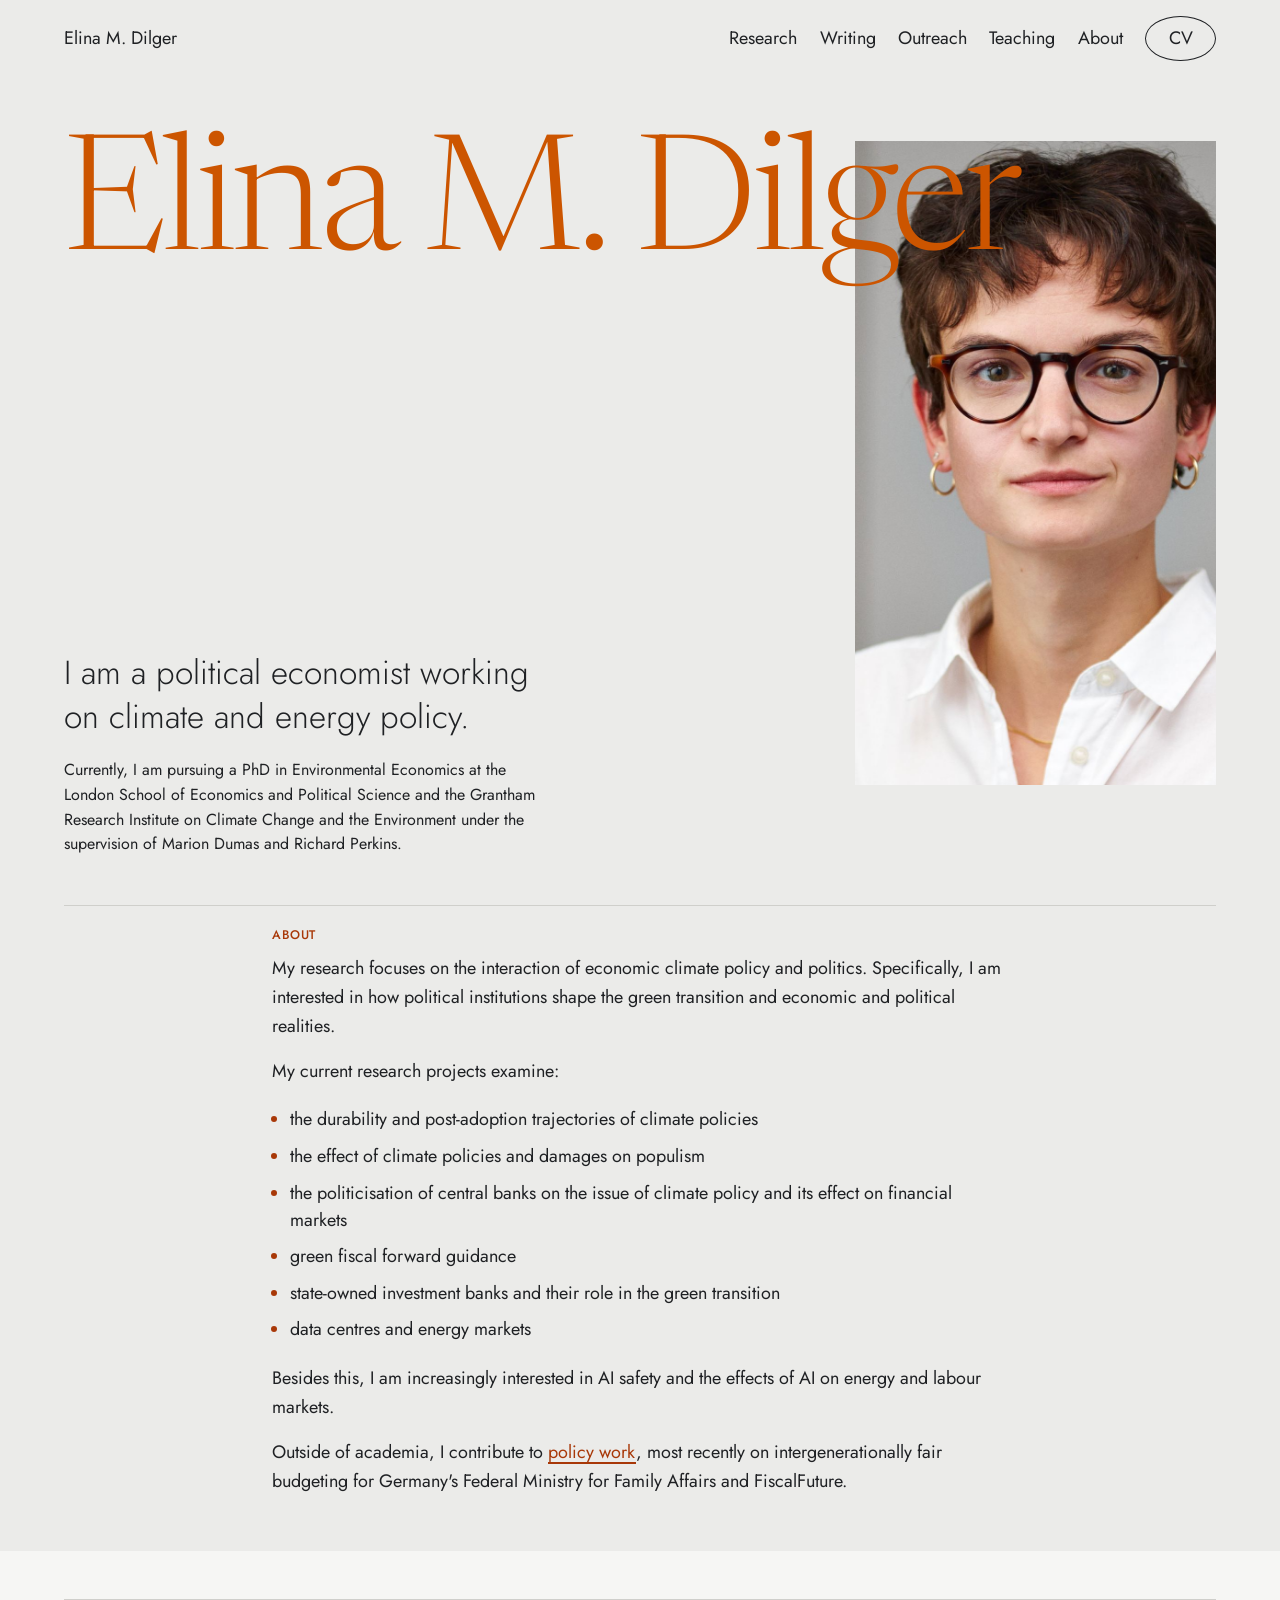
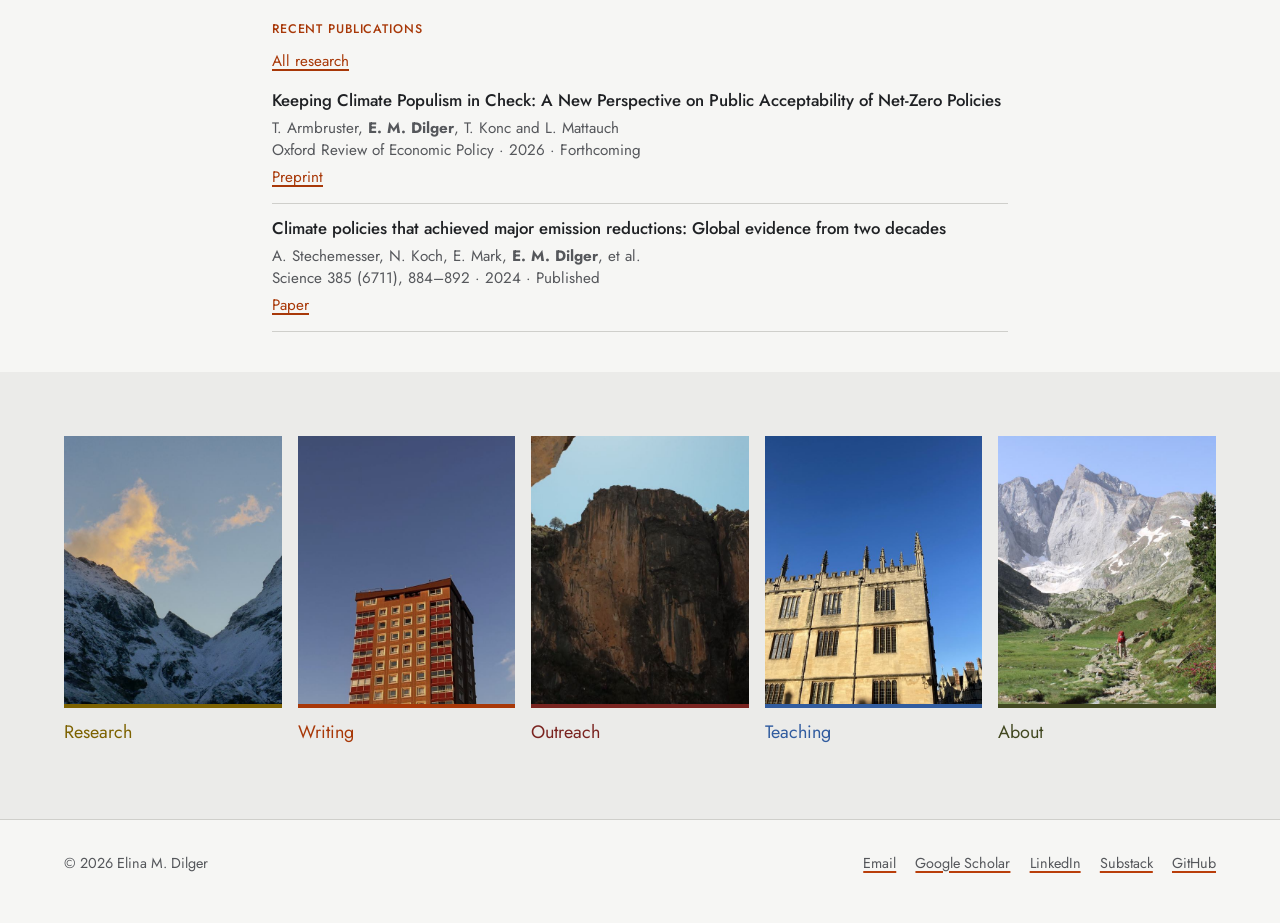
<file: index.html>
<!doctype html>
<html lang="en">
<head>
<meta charset="utf-8">
<meta name="viewport" content="width=device-width, initial-scale=1, viewport-fit=cover">
<title>Elina M. Dilger</title>
<meta name="description" content="Elina Dilger (Elina M. Dilger), political economist working on climate and energy policy at the London School of Economics and Political Science.">
<!-- EDIT: if you get your own domain, put it in place of elinadilger.github.io below -->
<meta property="og:type" content="website">
<meta property="og:title" content="Elina M. Dilger">
<meta property="og:description" content="Elina Dilger (Elina M. Dilger), political economist working on climate and energy policy at the London School of Economics and Political Science.">
<meta property="og:image" content="https://elinadilger.github.io/img/og.jpg">
<meta name="twitter:card" content="summary_large_image">
<meta name="theme-color" content="#ebebe9">
<script type="application/ld+json">{"@context": "https://schema.org", "@type": "Person", "name": "Elina M. Dilger", "url": "https://elinadilger.github.io/", "image": "https://elinadilger.github.io/img/og.jpg", "jobTitle": "PhD candidate in Environmental Economics", "email": "mailto:e.m.dilger@lse.ac.uk", "affiliation": [{"@type": "CollegeOrUniversity", "name": "London School of Economics and Political Science"}, {"@type": "ResearchOrganization", "name": "Grantham Research Institute on Climate Change and the Environment"}], "alumniOf": [{"@type": "CollegeOrUniversity", "name": "University of Oxford"}, {"@type": "CollegeOrUniversity", "name": "University of Bayreuth"}], "knowsAbout": ["Climate policy", "Political economy", "Climate finance", "Energy markets", "Green central banking"], "sameAs": ["https://scholar.google.com/citations?user=KeBT8BgAAAAJ", "https://www.linkedin.com/in/elinadilger", "https://github.com/elinadilger", "https://theeurostar.substack.com/", "https://www.lse.ac.uk/people/elina-m.-dilger"], "alternateName": "Elina Dilger"}</script>
<link rel="icon" href="favicon.svg" type="image/svg+xml">
<link rel="preconnect" href="https://fonts.googleapis.com">
<link rel="preconnect" href="https://fonts.gstatic.com" crossorigin>
<link href="https://fonts.googleapis.com/css2?family=Newsreader:opsz,wght@6..72,300..700&family=Jost:wght@300..500&display=swap" rel="stylesheet">
<link rel="stylesheet" href="style.css">
</head>
<body>
<a class="skip" href="#main-content">Skip to content</a>
<header class="top">
  <a href="index.html">Elina M. Dilger</a>
  <nav>
    <a href="research.html">Research</a>
    <a href="writing.html">Writing</a>
    <a href="outreach.html">Outreach</a>
    <a href="teaching.html">Teaching</a>
    <a href="about.html">About</a>
    <a class="pill" href="cv.pdf">CV</a>
  </nav>
</header>
<main class="home" id="main-content">
<section class="hero">
  <h1>Elina M. Dilger</h1>
  <img class="portrait" src="img/portrait.jpg" alt="Portrait of Elina Dilger">
  <!-- EDIT: your two-sentence intro is the text between <p class="lead"> and </p> -->
  <div class="intro">
    <p class="lead">I am a political economist working on climate and energy policy.</p>
    <p class="small">Currently, I am pursuing a PhD in Environmental Economics at the London School of Economics and Political Science and the Grantham Research Institute on Climate Change and the Environment under the supervision of Marion Dumas and Richard Perkins.</p>
  </div>
</section>

<section class="row">
  <h2 class="label">About</h2>
  <!-- EDIT: your longer About text; one <p>...</p> per paragraph (name your supervisors here) -->
  <div class="more">
    <p>My research focuses on the interaction of economic climate policy and politics. Specifically, I am interested in how political institutions shape the green transition and economic and political realities.</p>
    <p>My current research projects examine:</p>
    <ul class="bullets">
      <li>the durability and post-adoption trajectories of climate policies</li>
      <li>the effect of climate policies and damages on populism</li>
      <li>the politicisation of central banks on the issue of climate policy and its effect on financial markets</li>
      <li>green fiscal forward guidance</li>
      <li>state-owned investment banks and their role in the green transition</li>
      <li>data centres and energy markets</li>
    </ul>
    <p>Besides this, I am increasingly interested in AI safety and the effects of AI on energy and labour markets.</p>
    <p>Outside of academia, I contribute to <a href="outreach.html">policy work</a>, most recently on intergenerationally fair budgeting for Germany's Federal Ministry for Family Affairs and FiscalFuture.</p>
  </div>
</section>

<section class="band"><div class="row">
  <h2 class="label">Recent publications</h2>
  <p class="side"><a href="research.html">All research</a></p>
  <ul class="list pubs">
    <li><h3>Keeping Climate Populism in Check: A New Perspective on Public Acceptability of Net-Zero Policies</h3><p>T. Armbruster, <b>E. M. Dilger</b>, T. Konc and L. Mattauch</p><p>Oxford Review of Economic Policy · 2026 · Forthcoming</p><a class="paper" href="https://doi.org/10.2139/ssrn.7200581">Preprint</a></li>
    <li><h3>Climate policies that achieved major emission reductions: Global evidence from two decades</h3><p>A. Stechemesser, N. Koch, E. Mark, <b>E. M. Dilger</b>, et al.</p><p>Science 385 (6711), 884–892 · 2024 · Published</p><a class="paper" href="https://doi.org/10.1126/science.adl6547">Paper</a></li>
  </ul>
</div></section>


<nav class="tiles" aria-label="Pages">
  <a href="research.html" style="--c:var(--a-research)"><img src="img/t-research.jpg" alt=""><span>Research</span></a>
  <a href="writing.html" style="--c:var(--a-writing)"><img src="img/t-writing.jpg" alt=""><span>Writing</span></a>
  <a href="outreach.html" style="--c:var(--a-policy)"><img src="img/t-policy.jpg" alt=""><span>Outreach</span></a>
  <a href="teaching.html" style="--c:var(--a-teaching)"><img src="img/t-teaching.jpg" alt=""><span>Teaching</span></a>
  <a href="about.html" style="--c:var(--a-about)"><img src="img/t-about.jpg" alt=""><span>About</span></a>
</nav>
</main>
<footer>
  <span>© 2026 Elina M. Dilger</span>
  <span><a href="mailto:e.m.dilger@lse.ac.uk">Email</a><a href="https://scholar.google.com/citations?user=KeBT8BgAAAAJ&amp;hl=en">Google Scholar</a><a href="https://www.linkedin.com/in/elinadilger">LinkedIn</a><a href="https://theeurostar.substack.com/">Substack</a><a href="https://github.com/elinadilger">GitHub</a></span>
</footer>
</body>
</html>
</file>
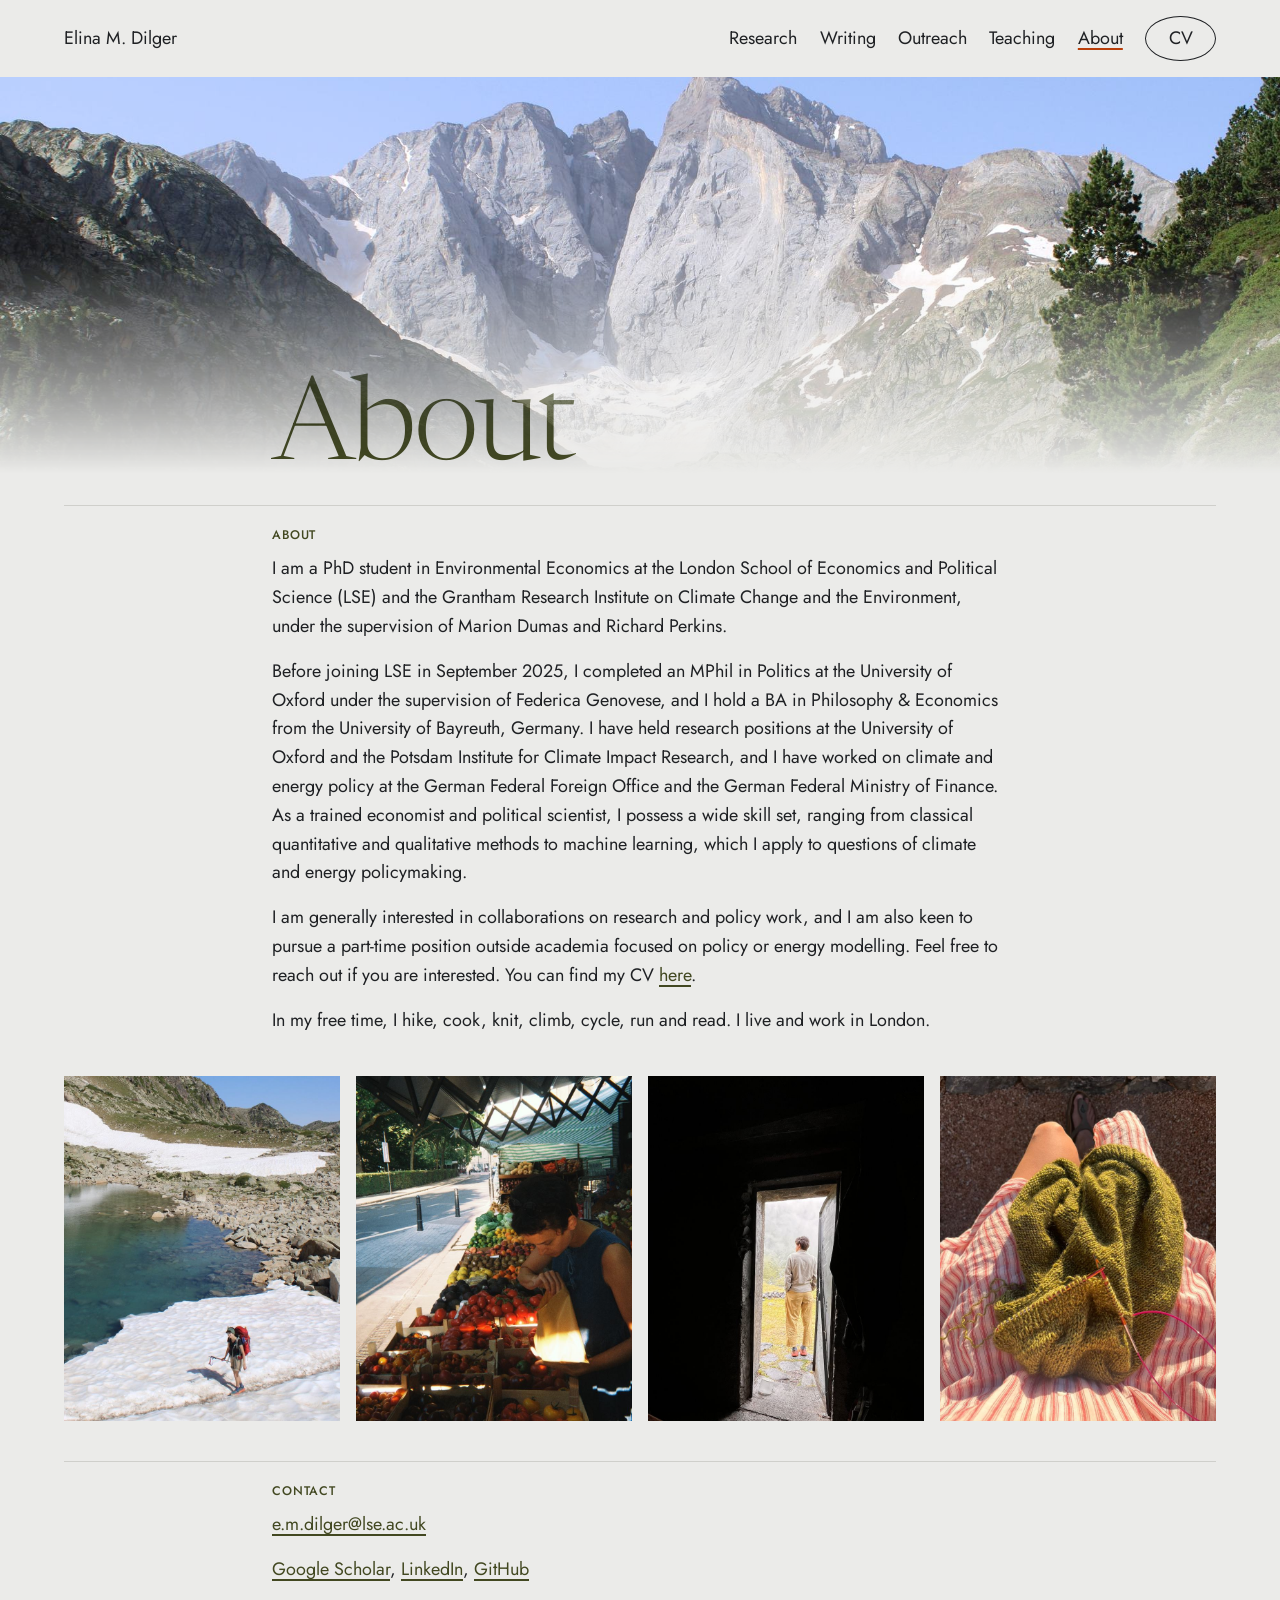
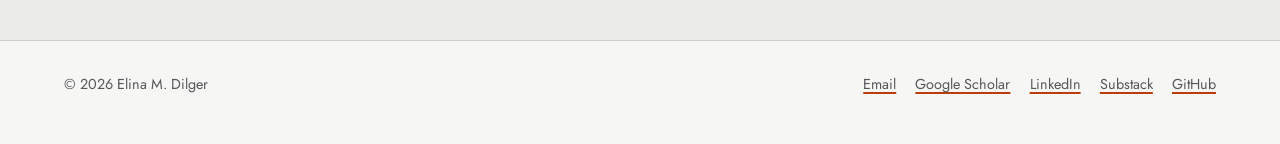
<file: about.html>
<!doctype html>
<html lang="en">
<head>
<meta charset="utf-8">
<meta name="viewport" content="width=device-width, initial-scale=1, viewport-fit=cover">
<title>About · Elina M. Dilger</title>
<meta name="description" content="About Elina Dilger: background, research and policy experience, and life outside work.">
<!-- EDIT: if you get your own domain, put it in place of elinadilger.github.io below -->
<meta property="og:type" content="website">
<meta property="og:title" content="About · Elina M. Dilger">
<meta property="og:description" content="About Elina Dilger: background, research and policy experience, and life outside work.">
<meta property="og:image" content="https://elinadilger.github.io/img/og.jpg">
<meta name="twitter:card" content="summary_large_image">
<meta name="theme-color" content="#ebebe9">
<link rel="icon" href="favicon.svg" type="image/svg+xml">
<link rel="preconnect" href="https://fonts.googleapis.com">
<link rel="preconnect" href="https://fonts.gstatic.com" crossorigin>
<link href="https://fonts.googleapis.com/css2?family=Newsreader:opsz,wght@6..72,300..700&family=Jost:wght@300..500&display=swap" rel="stylesheet">
<link rel="stylesheet" href="style.css">
</head>
<body>
<a class="skip" href="#main-content">Skip to content</a>
<header class="top">
  <a href="index.html">Elina M. Dilger</a>
  <nav>
    <a href="research.html">Research</a>
    <a href="writing.html">Writing</a>
    <a href="outreach.html">Outreach</a>
    <a href="teaching.html">Teaching</a>
    <a href="about.html" aria-current="page">About</a>
    <a class="pill" href="cv.pdf">CV</a>
  </nav>
</header>
<main class="about" id="main-content">
<header class="banner"><img src="img/b-about.jpg" alt="Hiking up a green valley towards a glaciated rock face"><h1>About</h1></header>

<section class="row">
  <h2 class="label">About</h2>
  <div class="more">
    <p>I am a PhD student in Environmental Economics at the London School of Economics and Political Science (LSE) and the Grantham Research Institute on Climate Change and the Environment, under the supervision of Marion Dumas and Richard Perkins.</p>
    <p>Before joining LSE in September 2025, I completed an MPhil in Politics at the University of Oxford under the supervision of Federica Genovese, and I hold a BA in Philosophy &amp; Economics from the University of Bayreuth, Germany. I have held research positions at the University of Oxford and the Potsdam Institute for Climate Impact Research, and I have worked on climate and energy policy at the German Federal Foreign Office and the German Federal Ministry of Finance. As a trained economist and political scientist, I possess a wide skill set, ranging from classical quantitative and qualitative methods to machine learning, which I apply to questions of climate and energy policymaking.</p>
    <p>I am generally interested in collaborations on research and policy work, and I am also keen to pursue a part-time position outside academia focused on policy or energy modelling. Feel free to reach out if you are interested. You can find my CV <a href="cv.pdf">here</a>.</p>
    <p>In my free time, I hike, cook, knit, climb, cycle, run and read. I live and work in London.</p>
  </div>
  <div class="strip wide">
    <img src="img/hiking.jpg" alt="Hiking across a snowfield beside a mountain lake">
    <img src="img/market.jpg" alt="Choosing tomatoes at a market stall">
    <img src="img/doorway.jpg" alt="Standing in a hut doorway, looking out into fog">
    <img src="img/knitting.jpg" alt="An olive-green jumper on the needles">
  </div>
</section>

<section class="row">
  <h2 class="label">Contact</h2>
  <div class="more"><p><a href="mailto:e.m.dilger@lse.ac.uk">e.m.dilger@lse.ac.uk</a></p><p><a href="https://scholar.google.com/citations?user=KeBT8BgAAAAJ&amp;hl=en">Google Scholar</a>, <a href="https://www.linkedin.com/in/elinadilger">LinkedIn</a>, <a href="https://github.com/elinadilger">GitHub</a></p></div>
</section>
</main>
<footer>
  <span>© 2026 Elina M. Dilger</span>
  <span><a href="mailto:e.m.dilger@lse.ac.uk">Email</a><a href="https://scholar.google.com/citations?user=KeBT8BgAAAAJ&amp;hl=en">Google Scholar</a><a href="https://www.linkedin.com/in/elinadilger">LinkedIn</a><a href="https://theeurostar.substack.com/">Substack</a><a href="https://github.com/elinadilger">GitHub</a></span>
</footer>
</body>
</html>
</file>
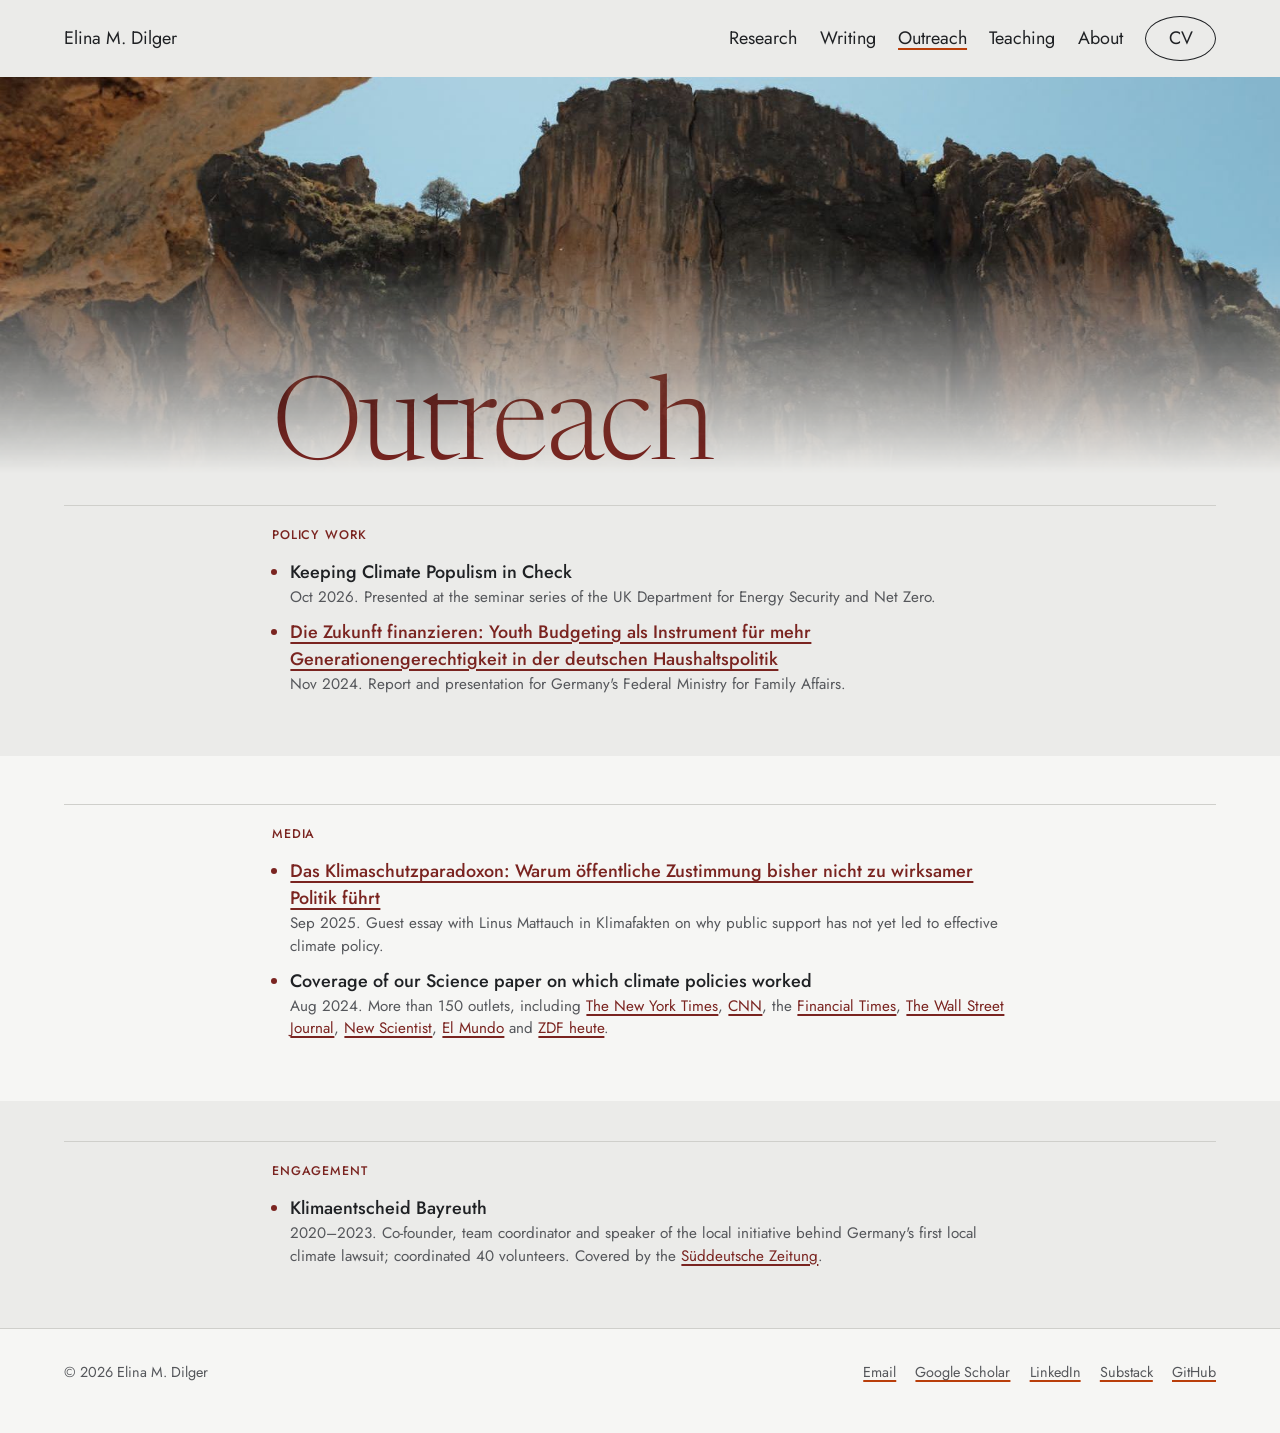
<file: outreach.html>
<!doctype html>
<html lang="en">
<head>
<meta charset="utf-8">
<meta name="viewport" content="width=device-width, initial-scale=1, viewport-fit=cover">
<title>Outreach · Elina M. Dilger</title>
<meta name="description" content="Policy work, media coverage and public engagement by Elina Dilger.">
<!-- EDIT: if you get your own domain, put it in place of elinadilger.github.io below -->
<meta property="og:type" content="website">
<meta property="og:title" content="Outreach · Elina M. Dilger">
<meta property="og:description" content="Policy work, media coverage and public engagement by Elina Dilger.">
<meta property="og:image" content="https://elinadilger.github.io/img/og.jpg">
<meta name="twitter:card" content="summary_large_image">
<meta name="theme-color" content="#ebebe9">
<link rel="icon" href="favicon.svg" type="image/svg+xml">
<link rel="preconnect" href="https://fonts.googleapis.com">
<link rel="preconnect" href="https://fonts.gstatic.com" crossorigin>
<link href="https://fonts.googleapis.com/css2?family=Newsreader:opsz,wght@6..72,300..700&family=Jost:wght@300..500&display=swap" rel="stylesheet">
<link rel="stylesheet" href="style.css">
</head>
<body>
<a class="skip" href="#main-content">Skip to content</a>
<header class="top">
  <a href="index.html">Elina M. Dilger</a>
  <nav>
    <a href="research.html">Research</a>
    <a href="writing.html">Writing</a>
    <a href="outreach.html" aria-current="page">Outreach</a>
    <a href="teaching.html">Teaching</a>
    <a href="about.html">About</a>
    <a class="pill" href="cv.pdf">CV</a>
  </nav>
</header>
<main class="outreach" id="main-content">
<header class="banner"><img src="img/b-policy.jpg" alt="An orange limestone cliff against a blue sky"><h1>Outreach</h1></header>

<section class="row">
  <h2 class="label">Policy work</h2>
  <ul class="bullets">
    <li><strong>Keeping Climate Populism in Check</strong><span class="meta">Oct 2026. Presented at the seminar series of the UK Department for Energy Security and Net Zero.</span></li>
    <li><strong><a href="https://fiscalfuture.de/de/fachtexte/studie-youth-budgeting-als-instrument-fuer-mehr-generationengerechtigkeit">Die Zukunft finanzieren: Youth Budgeting als Instrument für mehr Generationengerechtigkeit in der deutschen Haushaltspolitik</a></strong><span class="meta">Nov 2024. Report and presentation for Germany's Federal Ministry for Family Affairs.</span></li>
  </ul>
</section>

<section class="band"><div class="row">
  <h2 class="label">Media</h2>
  <ul class="bullets">
    <li><strong><a href="https://www.klimafakten.de/kommunikation/das-klimaschutzparadoxon-warum-oeffentliche-zustimmung-bisher-nicht-zu-wirksamer">Das Klimaschutzparadoxon: Warum öffentliche Zustimmung bisher nicht zu wirksamer Politik führt</a></strong><span class="meta">Sep 2025. Guest essay with Linus Mattauch in Klimafakten on why public support has not yet led to effective climate policy.</span></li>
    <li><strong>Coverage of our Science paper on which climate policies worked</strong><span class="meta">Aug 2024. More than 150 outlets, including <a href="https://www.nytimes.com/2024/08/22/climate/climate-policies.html">The New York Times</a>, <a href="https://amp.cnn.com/cnn/2024/08/22/climate/climate-policies-review-coal-cars">CNN</a>, the <a href="https://www.ft.com/content/8095afce-13eb-4b94-8ea7-1fd1a90bd99b">Financial Times</a>, <a href="https://www.wsj.com/science/environment/climate-change-policies-emissions-ai-research-a02b3f59">The Wall Street Journal</a>, <a href="https://www.newscientist.com/article/2445014-most-climate-policies-do-little-to-prevent-climate-change/">New Scientist</a>, <a href="https://www.elmundo.es/ciencia-y-salud/medio-ambiente/2024/08/22/66c75f4a21efa0c2478b456f.html">El Mundo</a> and <a href="https://www.zdfheute.de/politik/deutschland/klimawandel-massnahmen-klimapolitik-100.html">ZDF heute</a>.</span></li>
  </ul>
</div></section>

<section class="row">
  <h2 class="label">Engagement</h2>
  <ul class="bullets">
    <li><strong>Klimaentscheid Bayreuth</strong><span class="meta">2020–2023. Co-founder, team coordinator and speaker of the local initiative behind Germany's first local climate lawsuit; coordinated 40 volunteers. Covered by the <a href="https://www.sueddeutsche.de/bayern/klimaentscheid-bayreuth-klage-verwaltungsgericht-buergerbegehren-1.6318175">Süddeutsche Zeitung</a>.</span></li>
  </ul>
</section>
</main>
<footer>
  <span>© 2026 Elina M. Dilger</span>
  <span><a href="mailto:e.m.dilger@lse.ac.uk">Email</a><a href="https://scholar.google.com/citations?user=KeBT8BgAAAAJ&amp;hl=en">Google Scholar</a><a href="https://www.linkedin.com/in/elinadilger">LinkedIn</a><a href="https://theeurostar.substack.com/">Substack</a><a href="https://github.com/elinadilger">GitHub</a></span>
</footer>
</body>
</html>
</file>
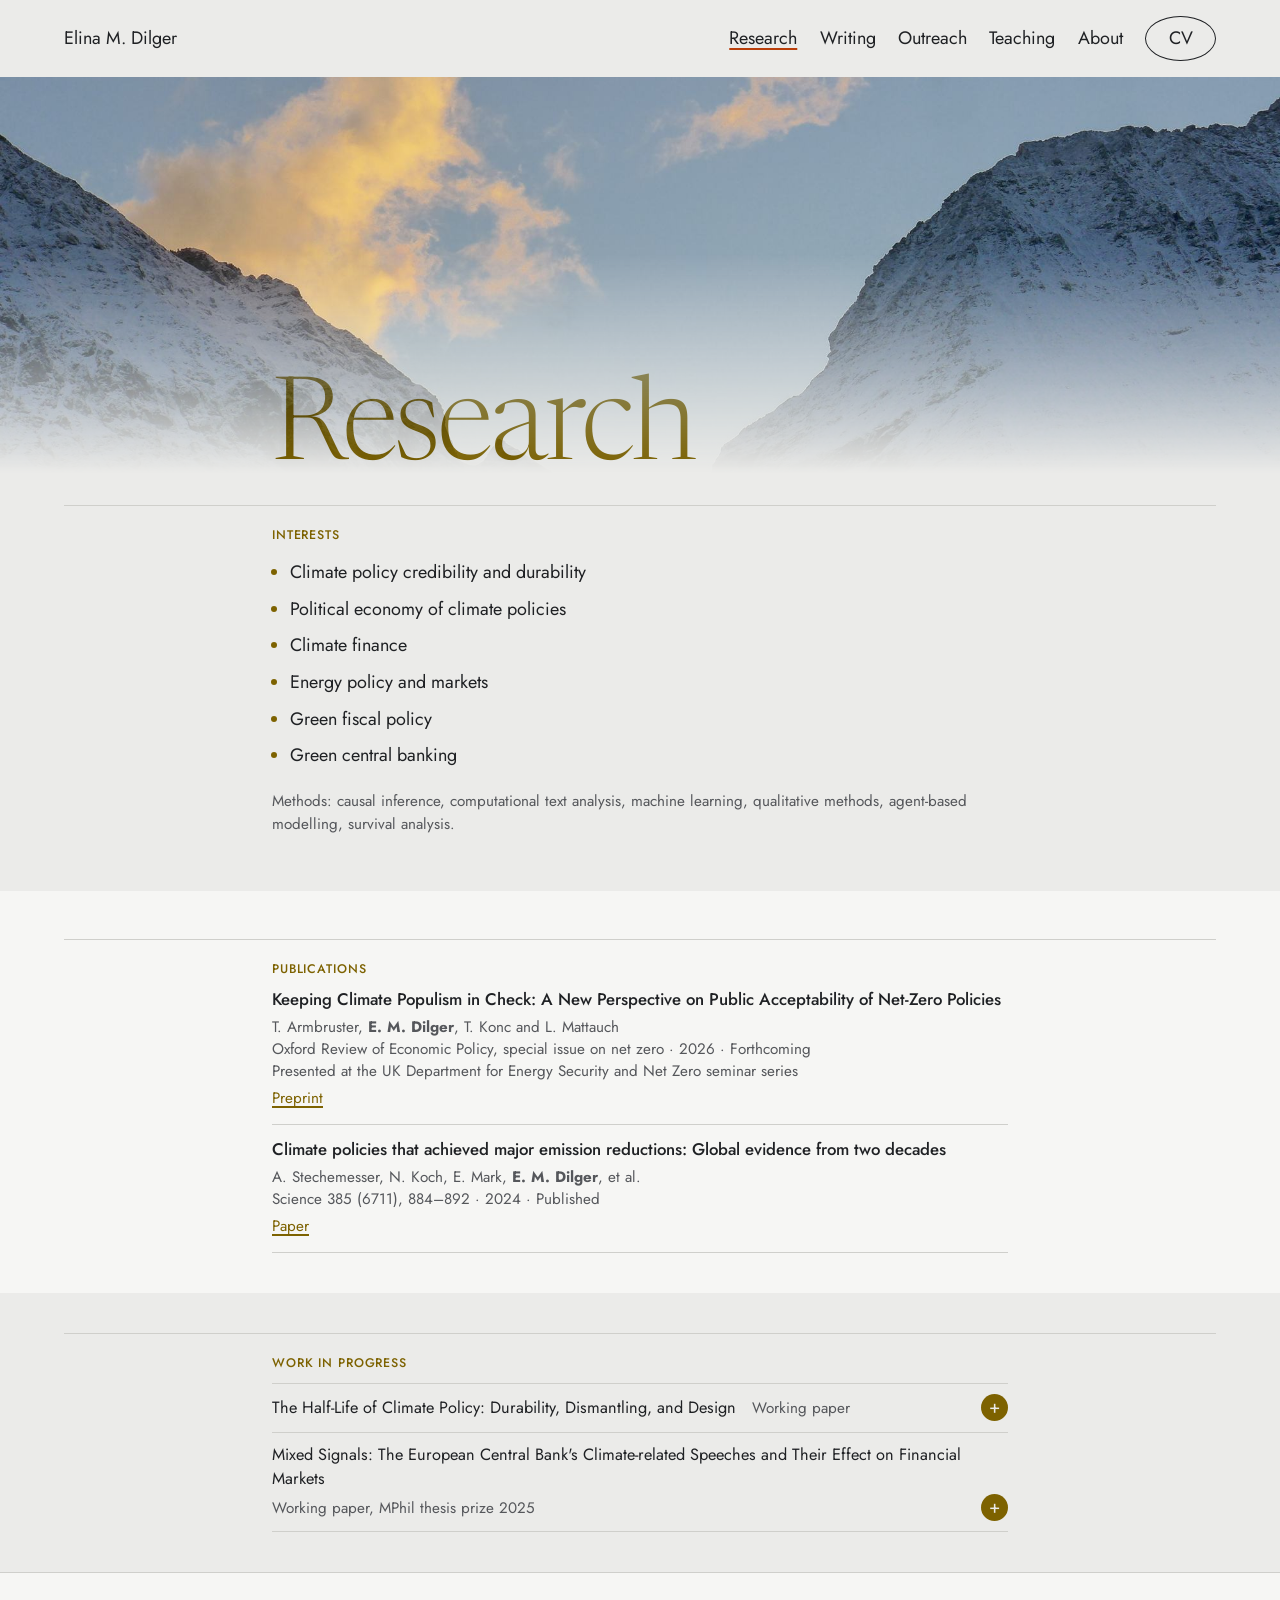
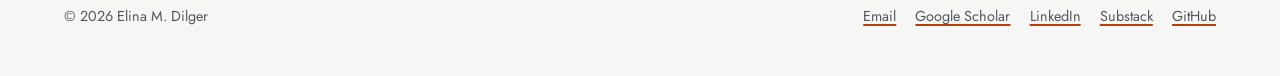
<file: research.html>
<!doctype html>
<html lang="en">
<head>
<meta charset="utf-8">
<meta name="viewport" content="width=device-width, initial-scale=1, viewport-fit=cover">
<title>Research · Elina M. Dilger</title>
<meta name="description" content="Research by Elina Dilger on the durability of climate policy, climate finance, energy markets and green central banking.">
<!-- EDIT: if you get your own domain, put it in place of elinadilger.github.io below -->
<meta property="og:type" content="website">
<meta property="og:title" content="Research · Elina M. Dilger">
<meta property="og:description" content="Research by Elina Dilger on the durability of climate policy, climate finance, energy markets and green central banking.">
<meta property="og:image" content="https://elinadilger.github.io/img/og.jpg">
<meta name="twitter:card" content="summary_large_image">
<meta name="theme-color" content="#ebebe9">
<link rel="icon" href="favicon.svg" type="image/svg+xml">
<link rel="preconnect" href="https://fonts.googleapis.com">
<link rel="preconnect" href="https://fonts.gstatic.com" crossorigin>
<link href="https://fonts.googleapis.com/css2?family=Newsreader:opsz,wght@6..72,300..700&family=Jost:wght@300..500&display=swap" rel="stylesheet">
<link rel="stylesheet" href="style.css">
</head>
<body>
<a class="skip" href="#main-content">Skip to content</a>
<header class="top">
  <a href="index.html">Elina M. Dilger</a>
  <nav>
    <a href="research.html" aria-current="page">Research</a>
    <a href="writing.html">Writing</a>
    <a href="outreach.html">Outreach</a>
    <a href="teaching.html">Teaching</a>
    <a href="about.html">About</a>
    <a class="pill" href="cv.pdf">CV</a>
  </nav>
</header>
<main class="research" id="main-content">
<header class="banner"><img src="img/b-research.jpg" alt="A glowing cloud between snowy peaks"><h1>Research</h1></header>

<section class="row">
  <h2 class="label">Interests</h2>
  <div>
    <ul class="bullets">
      <li>Climate policy credibility and durability</li>
      <li>Political economy of climate policies</li>
      <li>Climate finance</li>
      <li>Energy policy and markets</li>
      <li>Green fiscal policy</li>
      <li>Green central banking</li>
    </ul>
    <p class="meta">Methods: causal inference, computational text analysis, machine learning, qualitative methods, agent-based modelling, survival analysis.</p>
  </div>
</section>

<section class="band"><div class="row">
  <h2 class="label">Publications</h2>
  <ul class="list pubs">
    <li id="climate-populism"><h3>Keeping Climate Populism in Check: A New Perspective on Public Acceptability of Net-Zero Policies</h3><p>T. Armbruster, <b>E. M. Dilger</b>, T. Konc and L. Mattauch</p><p>Oxford Review of Economic Policy, special issue on net zero · 2026 · Forthcoming</p><p>Presented at the UK Department for Energy Security and Net Zero seminar series</p><a class="paper" href="https://doi.org/10.2139/ssrn.7200581">Preprint</a></li>
    <li id="science-2024"><h3>Climate policies that achieved major emission reductions: Global evidence from two decades</h3><p>A. Stechemesser, N. Koch, E. Mark, <b>E. M. Dilger</b>, et al.</p><p>Science 385 (6711), 884–892 · 2024 · Published</p><a class="paper" href="https://doi.org/10.1126/science.adl6547">Paper</a></li>
  </ul>
</div></section>

<section class="row">
  <h2 class="label">Work in progress</h2>
  <!-- EDIT: to add a paper, copy one <details>...</details> block and change its text -->
  <div>
    <details>
      <summary>The Half-Life of Climate Policy: Durability, Dismantling, and Design<span class="meta">Working paper</span></summary>
      <p>This paper provides the first large-N analysis of post-adoption climate policy dynamics across instrument types. It draws on the OECD's Climate Actions and Policies Measurement Framework (CAPMF), which covers the climate policies adopted by OECD, G20 and OECD partner countries from 1990 to 2024. I aggregate its 286 policy instruments into instrument types and use survival models to measure the rate and direction of policy change after adoption.</p>
      <p>Using Andersen-Gill recurrent event models and controlling for policy age and country context, I identify the rate and direction of change for 16 policy categories. What happens to a climate policy after adoption depends on its instrument type.</p>
    </details>
    <details>
      <summary>Mixed Signals: The European Central Bank's Climate-related Speeches and Their Effect on Financial Markets<span class="meta">Working paper, MPhil thesis prize 2025</span></summary>
      <p>This paper examines the European Central Bank's (ECB) climate-related speeches and the financial market response to them. The ECB started engaging with the issue of climate change in 2018, representing a politicisation of a traditionally technocratic institution. Using a mixed-methods approach combining computational text analysis and financial market event studies, I investigate how and under what conditions financial markets react to climate-related communications or actions of the ECB.</p>
      <p>Financial markets largely ignore climate-related speeches by the ECB, as they contain no new information and use vague language. I term this climate "cheap talk". However, financial markets respond to concrete changes in the ECB's monetary policy that incorporate climate considerations, what I term "walking the talk". Following such policy announcements, environmentally friendly firms outperform carbon-intensive counterparts. I find that the ECB employs strategically ambiguous language when discussing climate change to navigate this politicised field.</p>
      <p>This research challenges findings of previous literature, which suggested that climate-related speeches by central banks generally create favourable conditions for green assets. The paper includes a theoretical argument explaining why investors only react to policy changes and not to communication in general. It contributes to understanding how technocratic institutions like central banks navigate engagement with politicised issues.</p>
    </details>
  </div>
</section>
</main>
<footer>
  <span>© 2026 Elina M. Dilger</span>
  <span><a href="mailto:e.m.dilger@lse.ac.uk">Email</a><a href="https://scholar.google.com/citations?user=KeBT8BgAAAAJ&amp;hl=en">Google Scholar</a><a href="https://www.linkedin.com/in/elinadilger">LinkedIn</a><a href="https://theeurostar.substack.com/">Substack</a><a href="https://github.com/elinadilger">GitHub</a></span>
</footer>
</body>
</html>
</file>
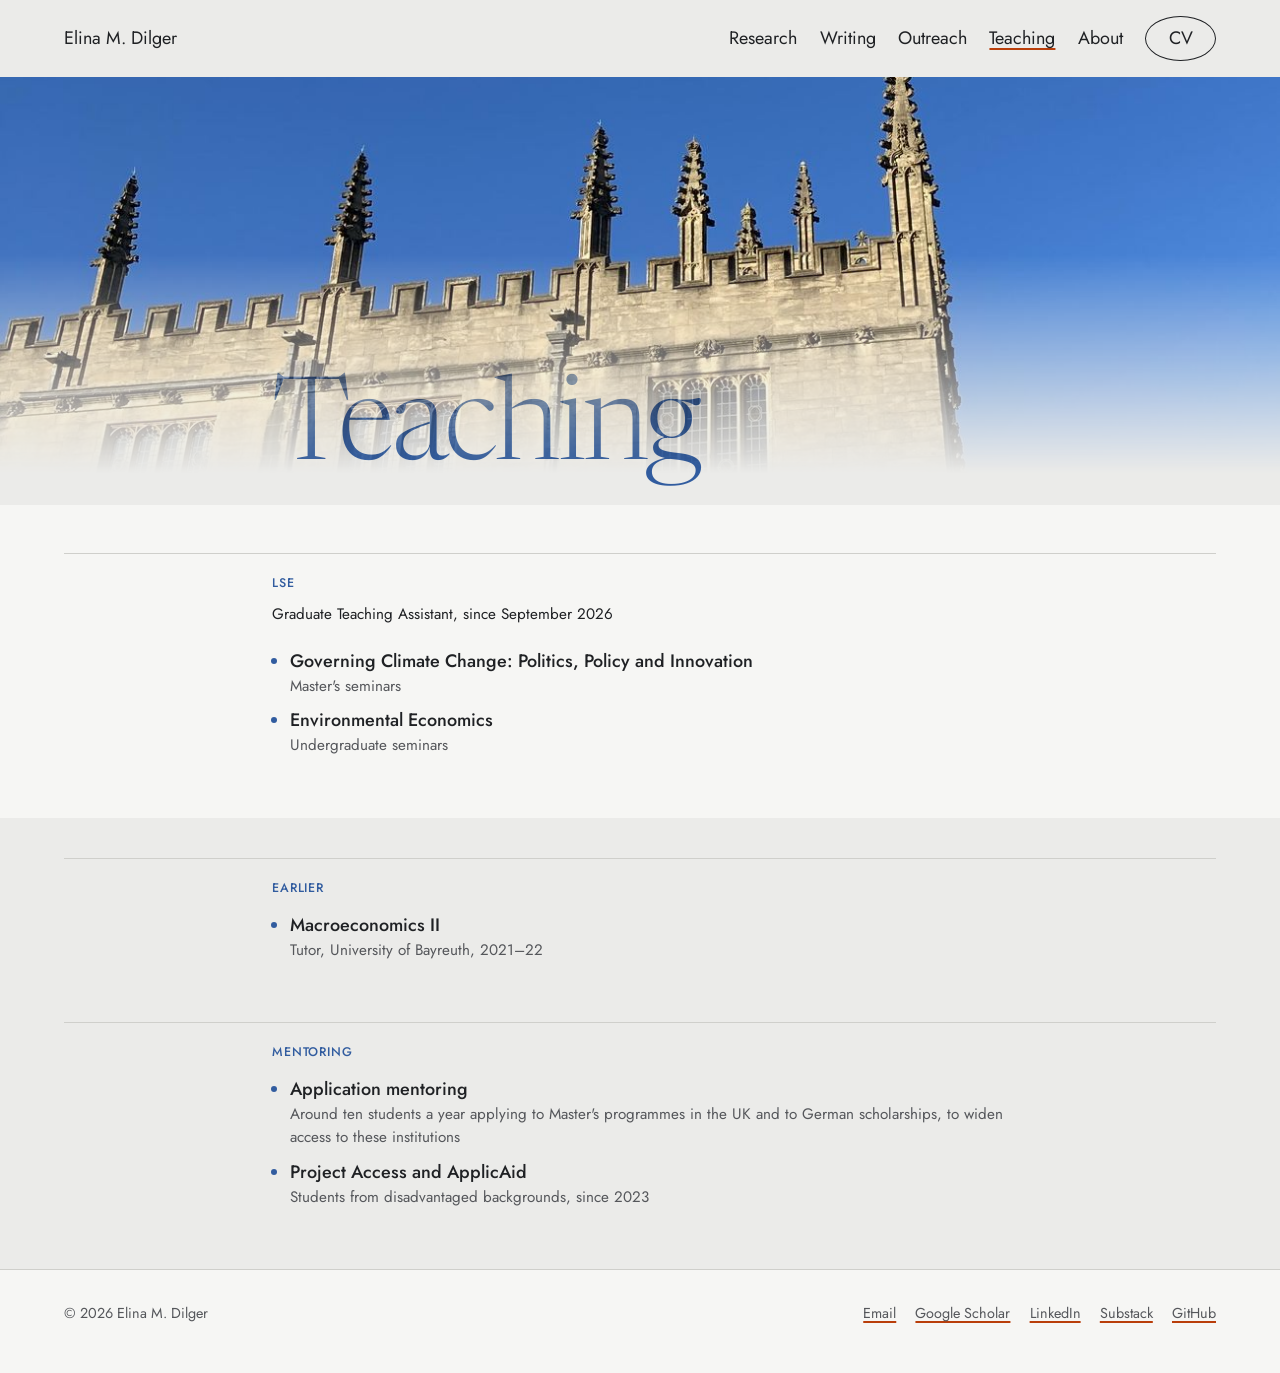
<file: teaching.html>
<!doctype html>
<html lang="en">
<head>
<meta charset="utf-8">
<meta name="viewport" content="width=device-width, initial-scale=1, viewport-fit=cover">
<title>Teaching · Elina M. Dilger</title>
<meta name="description" content="Teaching and mentoring by Elina Dilger at the London School of Economics and Political Science.">
<!-- EDIT: if you get your own domain, put it in place of elinadilger.github.io below -->
<meta property="og:type" content="website">
<meta property="og:title" content="Teaching · Elina M. Dilger">
<meta property="og:description" content="Teaching and mentoring by Elina Dilger at the London School of Economics and Political Science.">
<meta property="og:image" content="https://elinadilger.github.io/img/og.jpg">
<meta name="twitter:card" content="summary_large_image">
<meta name="theme-color" content="#ebebe9">
<link rel="icon" href="favicon.svg" type="image/svg+xml">
<link rel="preconnect" href="https://fonts.googleapis.com">
<link rel="preconnect" href="https://fonts.gstatic.com" crossorigin>
<link href="https://fonts.googleapis.com/css2?family=Newsreader:opsz,wght@6..72,300..700&family=Jost:wght@300..500&display=swap" rel="stylesheet">
<link rel="stylesheet" href="style.css">
</head>
<body>
<a class="skip" href="#main-content">Skip to content</a>
<header class="top">
  <a href="index.html">Elina M. Dilger</a>
  <nav>
    <a href="research.html">Research</a>
    <a href="writing.html">Writing</a>
    <a href="outreach.html">Outreach</a>
    <a href="teaching.html" aria-current="page">Teaching</a>
    <a href="about.html">About</a>
    <a class="pill" href="cv.pdf">CV</a>
  </nav>
</header>
<main class="teaching" id="main-content">
<header class="banner"><img src="img/b-teaching.jpg" alt="Oxford college buildings against a clear blue sky"><h1>Teaching</h1></header>

<section class="band"><div class="row">
  <h2 class="label">LSE</h2>
  <p class="side">Graduate Teaching Assistant, since September 2026</p>
  <ul class="bullets">
    <li><strong>Governing Climate Change: Politics, Policy and Innovation</strong><span class="meta">Master's seminars</span></li>
    <li><strong>Environmental Economics</strong><span class="meta">Undergraduate seminars</span></li>
  </ul>
</div></section>

<section class="row">
  <h2 class="label">Earlier</h2>
  <ul class="bullets">
    <li><strong>Macroeconomics II</strong><span class="meta">Tutor, University of Bayreuth, 2021–22</span></li>
  </ul>
</section>

<section class="row">
  <h2 class="label">Mentoring</h2>
  <ul class="bullets">
    <li><strong>Application mentoring</strong><span class="meta">Around ten students a year applying to Master's programmes in the UK and to German scholarships, to widen access to these institutions</span></li>
    <li><strong>Project Access and ApplicAid</strong><span class="meta">Students from disadvantaged backgrounds, since 2023</span></li>
  </ul>
</section>
</main>
<footer>
  <span>© 2026 Elina M. Dilger</span>
  <span><a href="mailto:e.m.dilger@lse.ac.uk">Email</a><a href="https://scholar.google.com/citations?user=KeBT8BgAAAAJ&amp;hl=en">Google Scholar</a><a href="https://www.linkedin.com/in/elinadilger">LinkedIn</a><a href="https://theeurostar.substack.com/">Substack</a><a href="https://github.com/elinadilger">GitHub</a></span>
</footer>
</body>
</html>
</file>
<file: style.css>
/* Light grey background and Jost for text (my additions); your palette colours mark links and pages.
   Newsreader is only used for your name and the page titles. */
:root{--col:46rem;--wide:72rem;--edge:max(var(--g),calc((100% - var(--wide))/2));--bg:#ebebe9;--surface:#f6f6f4;--fg:#1f2124;--sub:#55575b;--line:#cfcfcb;--ph:#dcdcd9;--orange:#b93e0a;--orange-text:#a83808;--on-orange:#f6f6f4;
  --a-research:#7d6200;--a-writing:#a83808;--a-policy:#7a2420;--a-teaching:#315c9f;--a-about:#424821;--yellow:#f8efc4;
  --serif:"Newsreader",Georgia,"Times New Roman",serif;--sans:"Jost","Helvetica Neue",Helvetica,Arial,sans-serif;--tw:400;--lw:500;--g:clamp(1.25rem,3vw,2rem);
  color-scheme:light;box-sizing:border-box;scroll-behavior:smooth;scroll-padding-top:env(safe-area-inset-top,0px);
  padding-top:env(safe-area-inset-top,0px);padding-bottom:env(safe-area-inset-bottom,0px)}
*,::before,::after{box-sizing:inherit}
body{margin:0;background:var(--bg);color:var(--fg);font:1.125rem/1.6 var(--sans);font-weight:var(--tw)}

a{color:inherit;text-decoration-color:var(--orange);text-decoration-thickness:2px;text-underline-offset:.2em}
a:hover{color:var(--orange-text)}
main a{color:var(--accent);text-decoration-color:currentColor}
main a:hover{color:var(--accent);text-decoration-thickness:3px}
a:focus-visible,summary:focus-visible{outline:2px solid currentColor;outline-offset:3px}
img{display:block;width:100%;height:auto}

/* Page colours: research and teaching blue, writing moss, outreach ruby, about orange */
main{--accent:var(--orange-text);--title:var(--orange)}
main.research{--accent:var(--a-research);--title:var(--a-research)}
main.teaching{--accent:var(--a-teaching);--title:var(--a-teaching)}
main.writing{--accent:var(--a-writing);--title:var(--orange)}
main.about{--accent:var(--a-about);--title:var(--a-about)}
main.outreach{--accent:var(--a-policy);--title:var(--a-policy)}

/* Header */
.top{position:sticky;top:env(safe-area-inset-top,0px);z-index:9;display:flex;flex-wrap:wrap;justify-content:space-between;align-items:center;gap:.5rem 1.5rem;padding:1rem var(--edge);background:var(--bg)}
.top a{text-decoration:none}
.top nav{display:flex;flex-wrap:wrap;align-items:center;gap:.4rem 1.4rem}
.top nav [aria-current]{text-decoration:underline;text-decoration-color:var(--orange);text-decoration-thickness:2px}
.pill{padding:.45rem 1.4rem;border:1px solid var(--fg);border-radius:50%}
.pill:hover{background:var(--orange-text);border-color:var(--orange-text);color:var(--on-orange)}

/* Home: your name in burnt orange, overlapping the portrait */
.hero{min-height:calc(100svh - 4.5rem);display:grid;grid-template-columns:1.35fr .65fr;grid-template-rows:auto 1fr;gap:0 2.5rem;padding:4rem var(--edge) 3rem}
.hero h1{grid-area:1/1/2/3;position:relative;z-index:1;margin:0;color:#cc5500;font:300 clamp(3.2rem,12.5vw,10rem)/.88 var(--serif);letter-spacing:-.025em}
.portrait{grid-area:1/2/3/3;margin-top:0;height:max(22rem,calc(100svh - 16rem));object-fit:cover;object-position:50% 8%}
.intro{grid-area:2/1;align-self:end;max-width:30rem;padding-top:2.5rem}
.intro .lead{font-size:clamp(1.5rem,2.6vw,2.4rem);line-height:1.3}
.more p{margin:0 0 1rem}
.intro p{margin:0 0 1rem}
.lead{margin:0 0 1rem;font-size:clamp(1.2rem,1.7vw,1.45rem);font-weight:300;line-height:1.45}

/* Sub-pages: photo fading into the page, title in the page colour */
.banner{display:grid;margin-bottom:2rem}
.banner>*{grid-area:1/1}
.banner img{height:min(44vh,32vw);object-fit:cover;-webkit-mask-image:linear-gradient(#000 45%,transparent);mask-image:linear-gradient(#000 45%,transparent)}
.banner h1{align-self:end;width:min(100% - 2*var(--g),var(--col));margin:0 auto -.1em;color:var(--title);font:300 clamp(3rem,9vw,8.5rem)/.9 var(--serif);letter-spacing:-.025em}

/* Rows: label | side note | content */
.row{display:grid;grid-template-columns:1fr minmax(0,var(--col)) 1fr;gap:.6rem;width:min(100% - 2*var(--g),var(--wide));margin:0 auto;padding:1.25rem 0 2.5rem;border-top:1px solid var(--line);align-items:start}
.row>*{grid-column:2}
.row>.wide{grid-column:1/-1}
.row>.side{margin-bottom:.4rem}
.label,.card-head h3,.fold>summary{margin:0;color:var(--accent);font:var(--lw) .78rem/1.5 var(--sans);letter-spacing:.07em;text-transform:uppercase}
.side{margin:0;font-size:.95rem}
.side p{margin:0 0 1rem}
.meta{color:var(--sub);font:var(--tw) .95rem/1.5 var(--sans)}

/* Lists and the accordion */
.list{margin:0;padding:0;list-style:none}
.list li,summary{display:flex;flex-wrap:wrap;align-items:baseline;gap:.2rem 1rem;padding:.65rem 0;font-size:1.02rem;line-height:1.45}
.list li{border-bottom:1px solid var(--line)}
.list li:first-child{padding-top:0}
.list .meta{margin-left:auto}
.stack li{display:block}
.stack .meta{display:block;margin:.35rem 0 0}
details{border-top:1px solid var(--line)}
details:last-of-type{border-bottom:1px solid var(--line)}
summary{cursor:pointer;list-style:none}
summary::-webkit-details-marker{display:none}
summary::after{content:"+";display:grid;place-items:center;width:1.7rem;height:1.7rem;margin-left:auto;border-radius:50%;background:var(--accent);color:var(--bg);font:400 1.15rem/1 var(--sans)}
details[open] summary::after{content:"−"}
details p{margin:0 0 1.5rem}

/* Substack posts (filled in by update_posts.py) */
.card{padding:1.5rem 2rem 2rem;border:1px solid var(--line);border-radius:12px;background:var(--surface)}
.card-head{display:flex;justify-content:space-between;align-items:baseline;gap:1rem;margin-bottom:1.5rem}
.card-head h3{color:var(--sub)}
.card-head a{color:var(--sub);text-decoration:none;font-size:.95rem}
.card-head a:hover{color:var(--fg)}
.posts{display:grid;grid-template-columns:repeat(4,minmax(0,1fr));gap:2rem 1.75rem}
.post{display:block;text-decoration:none;color:var(--fg)!important}
.post img,.noimg{display:block;aspect-ratio:1;object-fit:cover;margin-bottom:.9rem;border-radius:8px;background:var(--ph)}
.post time{color:var(--sub);font-size:.9rem}
.post strong{display:block;margin-top:.25rem;font-size:1.05rem;font-weight:var(--tw);line-height:1.4}
.post:hover strong{text-decoration:underline;text-decoration-color:var(--orange);text-decoration-thickness:2px}

/* Collapsible section on the home page */
.fold{margin:0 var(--g) 3rem;padding-bottom:1rem;border-bottom:0!important}
.fold>summary{justify-content:space-between;padding:1.75rem 0}
.fold>summary::after{content:"";width:.6rem;height:.6rem;margin-right:.3rem;border:solid var(--fg);border-width:2px 2px 0 0;border-radius:0;background:none;transform:rotate(-45deg)}
.fold:not([open])>summary::after{transform:rotate(135deg)}
.fold-lead{margin:0 0 2rem!important;max-width:44rem!important;font-size:clamp(1.2rem,1.7vw,1.45rem);line-height:1.45}

/* Grey panels (formerly the coloured bands) */
.band{margin-bottom:2.5rem;padding-top:3rem;background:var(--surface)}

/* Fonts: Newsreader only for your name and page titles; Helvetica for everything else */

/* Picture rows */
.tiles{display:grid;grid-template-columns:repeat(5,1fr);gap:1rem;width:min(100% - 2*var(--g),var(--wide));margin:0 auto;padding:1.5rem 0 4.5rem}
.tiles a{text-decoration:none;color:var(--c)}
.tiles img{aspect-ratio:4/5;object-fit:cover;margin-bottom:.6rem;border-bottom:4px solid var(--c)}
.tiles a:hover span{text-decoration:underline;text-decoration-thickness:2px}
.strip{display:grid;grid-template-columns:repeat(4,1fr);gap:1rem;padding-top:1rem}

footer{display:flex;flex-wrap:wrap;justify-content:space-between;gap:1rem;padding:2rem var(--edge) 3rem;background:var(--surface);border-top:1px solid var(--line);color:var(--sub);font-size:.9rem}
footer a+a{margin-left:1.2rem}

@media (max-width:760px){
  .top{position:static}.top nav{gap:.3rem .9rem;font-size:.92rem}
  .hero{grid-template-columns:1fr}.hero h1,.portrait,.intro{grid-area:auto}.portrait{margin-top:1.5rem;height:auto}.hero{min-height:0;padding-top:2.5rem}
  
  .tiles,.strip,.posts{grid-template-columns:1fr 1fr}.card{padding:1.25rem}.post strong{font-size:1.1rem}
  .banner img{height:45vh}
}
@media (prefers-reduced-motion:reduce){:root{scroll-behavior:auto}}

/* Publications, laid out like an academic site: title, authors, venue · year · status, link */
.pubs li{display:block;padding:.8rem 0 .9rem}
.pubs h3{margin:0 0 .25rem;font-size:1.05rem;font-weight:500;line-height:1.4}
.pubs p{margin:0;color:var(--sub);font-size:.95rem}
.pubs .paper{display:inline-block;margin-top:.35rem;font-size:.95rem}

/* Skip link for keyboard users, visible only when focused */
.skip{position:absolute;left:-999px;top:0}
.skip:focus{left:1rem;top:1rem;z-index:99;padding:.5rem 1rem;background:var(--surface);color:var(--fg)}

/* Bullet lists (Outreach, Teaching, About text) */
.bullets{margin:0 0 1rem;padding-left:1.15rem}
.bullets li{padding:.3rem 0;line-height:1.5}
.bullets li::marker{color:var(--accent)}
.bullets strong{font-weight:500}
.bullets .meta{display:block}
.intro .small{font-size:1rem;line-height:1.55;margin:1.25rem 0 0}
details p{font-size:.92rem;line-height:1.55;color:var(--sub)}
details p{margin:0 0 .75rem}details p:last-child{margin-bottom:1.25rem}
@media (max-width:760px){.row{grid-template-columns:minmax(0,1fr)}.row>*,.row>.wide{grid-column:1}}
</file>
